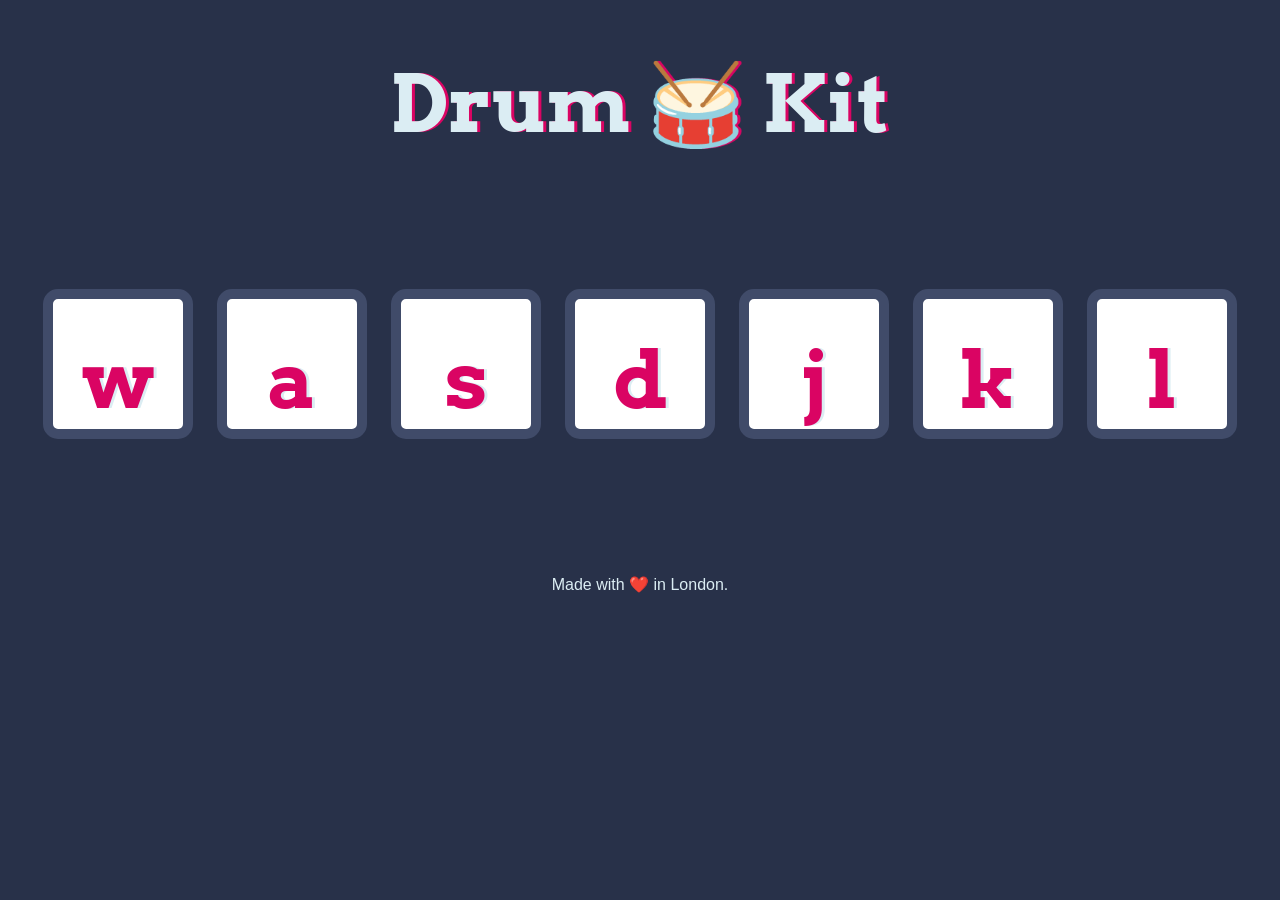
<file: Drum Kit Starting Files/index.html>
<!DOCTYPE html>
<html lang="en" dir="ltr">

<head>
  <meta charset="utf-8">
  <title>Drum Kit</title>
  <link rel="stylesheet" href="styles.css">
  <link href="https://fonts.googleapis.com/css?family=Arvo" rel="stylesheet">
</head>

<body>

  <h1 id="title">Drum 🥁 Kit</h1>
  <div class="set">
    <button class="w drum">w</button>
    <button class="a drum">a</button>
    <button class="s drum">s</button>
    <button class="d drum">d</button>
    <button class="j drum">j</button>
    <button class="k drum">k</button>
    <button class="l drum">l</button>
  </div>


  <footer>
    Made with ❤️ in London.
  </footer>
</body>

</html>
</file>
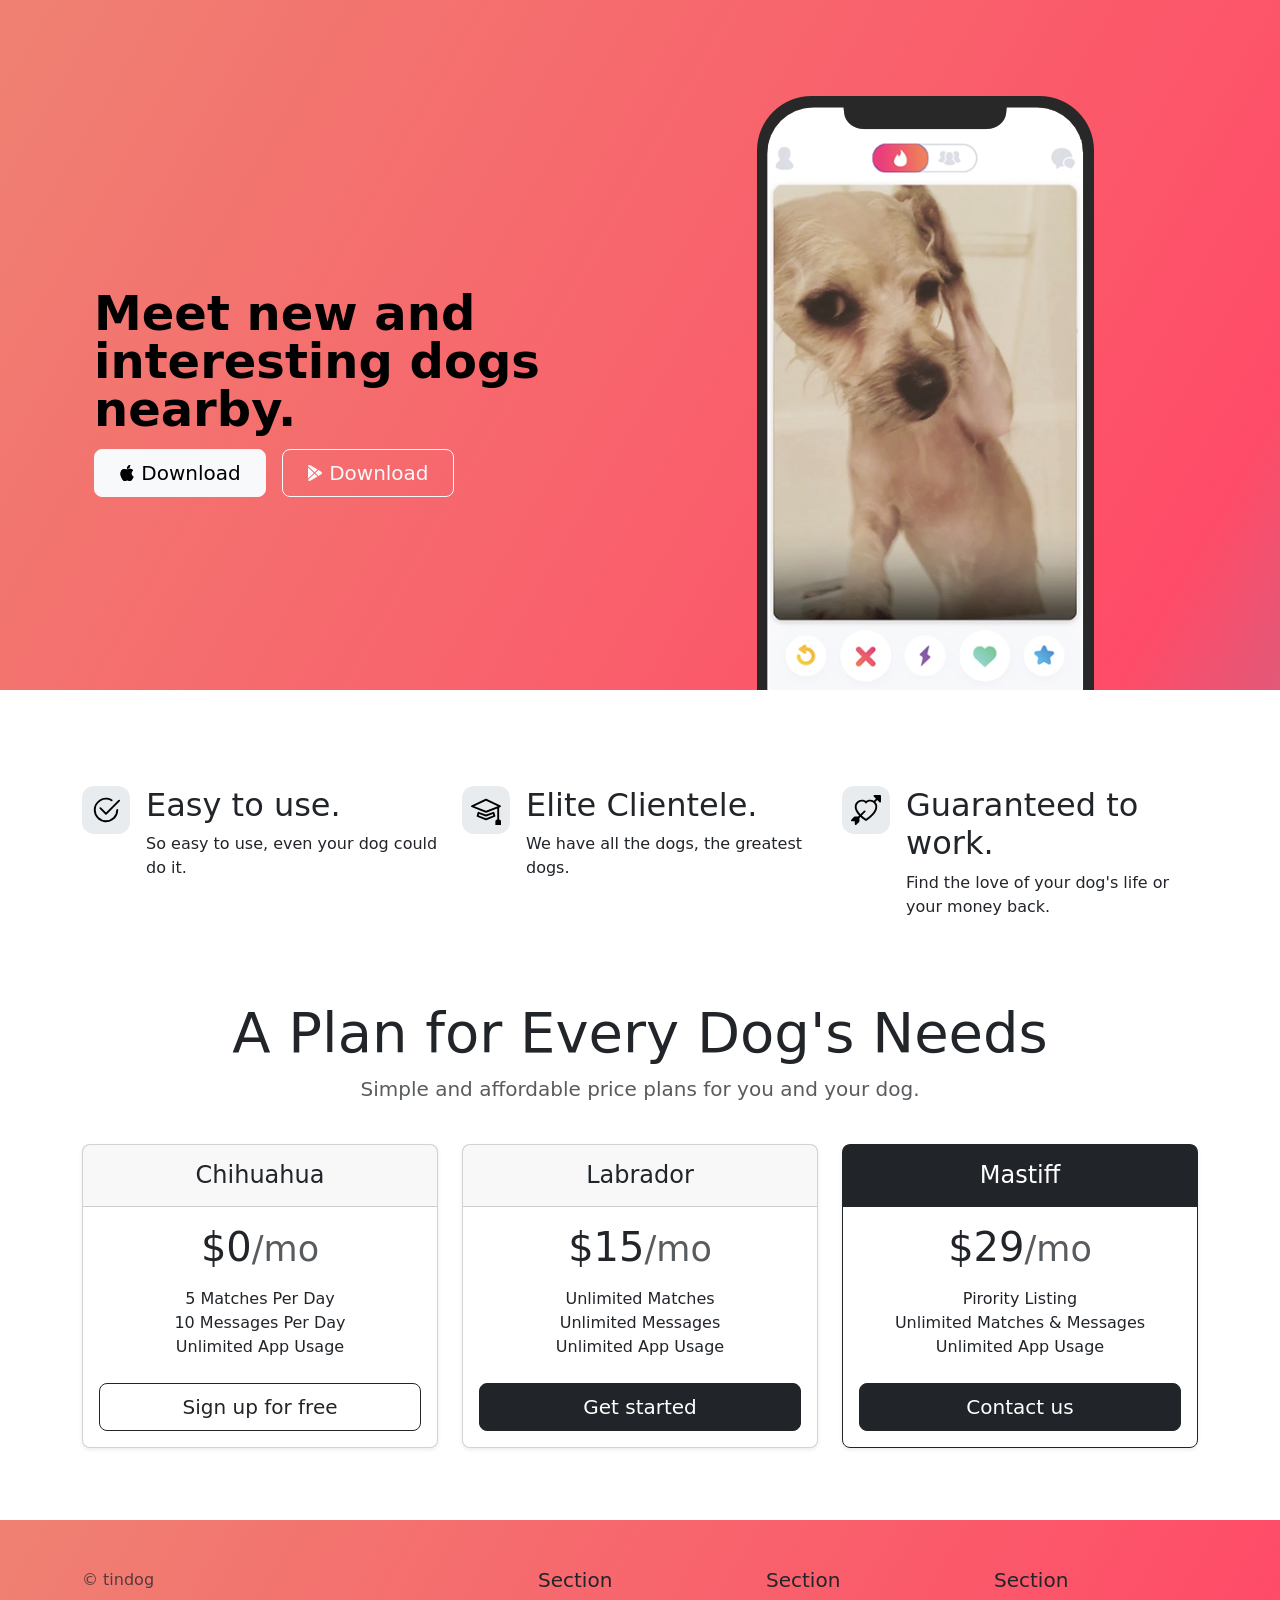
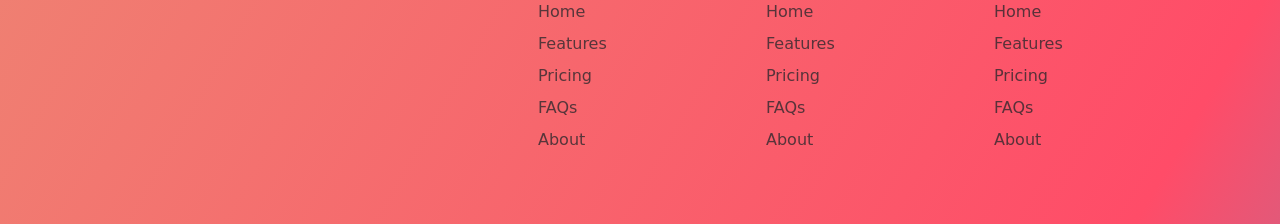
<file: TinDog Project/index.html>
<!DOCTYPE html>
<html lang="en">

<head>
  <meta charset="UTF-8">
  <meta name="viewport" content="width=device-width, initial-scale=1.0">
  <title>TinDog</title>
  <link href="https://cdn.jsdelivr.net/npm/bootstrap@5.3.2/dist/css/bootstrap.min.css" rel="stylesheet" integrity="sha384-T3c6CoIi6uLrA9TneNEoa7RxnatzjcDSCmG1MXxSR1GAsXEV/Dwwykc2MPK8M2HN" crossorigin="anonymous">
  <link rel="stylesheet" href="./css/style.css">
</head>

<body>
   <!-- Title -->
   <section id="title" class="gradient-background ">
  <div class="container col-xxl-8 px-4 pt-5">
    <div class="row flex-lg-row-reverse align-items-center g-5 pt-5">
      <div class="col-10 col-sm-8 col-lg-6">
        <img src="./images/iphone.png" class="d-block mx-lg-auto img-fluid" alt="Bootstrap Themes" height="500" loading="lazy">
      </div>
      <div class="col-lg-6">
        <h1 class="display-5 fw-bold text-body-emphasis lh-1 mb-3">Meet new and interesting dogs nearby.</h1>
        
        <div class="d-grid gap-2 d-md-flex justify-content-md-start">
          <button type="button" class="btn btn-light btn-lg px-4 me-md-2"><svg xmlns="http://www.w3.org/2000/svg"
              width="16" height="16" fill="currentColor" class="bi bi-apple mb-1" viewBox="0 0 16 16">
              <path
                d="M11.182.008C11.148-.03 9.923.023 8.857 1.18c-1.066 1.156-.902 2.482-.878 2.516.024.034 1.52.087 2.475-1.258.955-1.345.762-2.391.728-2.43Zm3.314 11.733c-.048-.096-2.325-1.234-2.113-3.422.212-2.189 1.675-2.789 1.698-2.854.023-.065-.597-.79-1.254-1.157a3.692 3.692 0 0 0-1.563-.434c-.108-.003-.483-.095-1.254.116-.508.139-1.653.589-1.968.607-.316.018-1.256-.522-2.267-.665-.647-.125-1.333.131-1.824.328-.49.196-1.422.754-2.074 2.237-.652 1.482-.311 3.83-.067 4.56.244.729.625 1.924 1.273 2.796.576.984 1.34 1.667 1.659 1.899.319.232 1.219.386 1.843.067.502-.308 1.408-.485 1.766-.472.357.013 1.061.154 1.782.539.571.197 1.111.115 1.652-.105.541-.221 1.324-1.059 2.238-2.758.347-.79.505-1.217.473-1.282Z" />
              <path
                d="M11.182.008C11.148-.03 9.923.023 8.857 1.18c-1.066 1.156-.902 2.482-.878 2.516.024.034 1.52.087 2.475-1.258.955-1.345.762-2.391.728-2.43Zm3.314 11.733c-.048-.096-2.325-1.234-2.113-3.422.212-2.189 1.675-2.789 1.698-2.854.023-.065-.597-.79-1.254-1.157a3.692 3.692 0 0 0-1.563-.434c-.108-.003-.483-.095-1.254.116-.508.139-1.653.589-1.968.607-.316.018-1.256-.522-2.267-.665-.647-.125-1.333.131-1.824.328-.49.196-1.422.754-2.074 2.237-.652 1.482-.311 3.83-.067 4.56.244.729.625 1.924 1.273 2.796.576.984 1.34 1.667 1.659 1.899.319.232 1.219.386 1.843.067.502-.308 1.408-.485 1.766-.472.357.013 1.061.154 1.782.539.571.197 1.111.115 1.652-.105.541-.221 1.324-1.059 2.238-2.758.347-.79.505-1.217.473-1.282Z" />
            </svg> Download</button>
          <button type="button" class="btn btn-outline-light btn-lg px-4"><svg xmlns="http://www.w3.org/2000/svg"
              width="16" height="16" fill="currentColor" class="bi bi-google-play mb-1" viewBox="0 0 16 16">
              <path
                d="M14.222 9.374c1.037-.61 1.037-2.137 0-2.748L11.528 5.04 8.32 8l3.207 2.96 2.694-1.586Zm-3.595 2.116L7.583 8.68 1.03 14.73c.201 1.029 1.36 1.61 2.303 1.055l7.294-4.295ZM1 13.396V2.603L6.846 8 1 13.396ZM1.03 1.27l6.553 6.05 3.044-2.81L3.333.215C2.39-.341 1.231.24 1.03 1.27Z" />
            </svg> Download</button>
        </div>
      </div>
    </div>
  </div>
  
 

  </section>
  <!-- Features -->
  <section id="features">
    <div class="container mt-5">
      <div class="row g-4 py-5 row-cols-1 row-cols-lg-3">
        <div class="col d-flex align-items-start">
          <div
            class="icon-square text-body-emphasis bg-body-secondary d-inline-flex align-items-center justify-content-center fs-4 flex-shrink-0 me-3">
            <svg xmlns="http://www.w3.org/2000/svg" height="30" fill="currentColor" class="bi bi-check2-circle"
              viewBox="0 0 16 16">
              <path
                d="M2.5 8a5.5 5.5 0 0 1 8.25-4.764.5.5 0 0 0 .5-.866A6.5 6.5 0 1 0 14.5 8a.5.5 0 0 0-1 0 5.5 5.5 0 1 1-11 0z" />
              <path
                d="M15.354 3.354a.5.5 0 0 0-.708-.708L8 9.293 5.354 6.646a.5.5 0 1 0-.708.708l3 3a.5.5 0 0 0 .708 0l7-7z" />
            </svg>
          </div>
          <div>
            <h3 class="fs-2">Easy to use.</h3>
            <p>So easy to use, even your dog could do it.</p>

          </div>
        </div>
        <div class="col d-flex align-items-start">
          <div
            class="icon-square text-body-emphasis bg-body-secondary d-inline-flex align-items-center justify-content-center fs-4 flex-shrink-0 me-3">
            <svg xmlns="http://www.w3.org/2000/svg" height="30" fill="currentColor" class="bi bi-mortarboard"
              viewBox="0 0 16 16">
              <path
                d="M8.211 2.047a.5.5 0 0 0-.422 0l-7.5 3.5a.5.5 0 0 0 .025.917l7.5 3a.5.5 0 0 0 .372 0L14 7.14V13a1 1 0 0 0-1 1v2h3v-2a1 1 0 0 0-1-1V6.739l.686-.275a.5.5 0 0 0 .025-.917l-7.5-3.5ZM8 8.46 1.758 5.965 8 3.052l6.242 2.913L8 8.46Z" />
              <path
                d="M4.176 9.032a.5.5 0 0 0-.656.327l-.5 1.7a.5.5 0 0 0 .294.605l4.5 1.8a.5.5 0 0 0 .372 0l4.5-1.8a.5.5 0 0 0 .294-.605l-.5-1.7a.5.5 0 0 0-.656-.327L8 10.466 4.176 9.032Zm-.068 1.873.22-.748 3.496 1.311a.5.5 0 0 0 .352 0l3.496-1.311.22.748L8 12.46l-3.892-1.556Z" />
            </svg>
          </div>
          <div>
            <h3 class="fs-2">Elite Clientele.</h3>
            <p>We have all the dogs, the greatest dogs.</p>

          </div>
        </div>
        <div class="col d-flex align-items-start">
          <div
            class="icon-square text-body-emphasis bg-body-secondary d-inline-flex align-items-center justify-content-center fs-4 flex-shrink-0 me-3">
            <svg xmlns="http://www.w3.org/2000/svg" height="30" fill="currentColor" class="bi bi-arrow-through-heart"
              viewBox="0 0 16 16">
              <path fill-rule="evenodd"
                d="M2.854 15.854A.5.5 0 0 1 2 15.5V14H.5a.5.5 0 0 1-.354-.854l1.5-1.5A.5.5 0 0 1 2 11.5h1.793l.53-.53c-.771-.802-1.328-1.58-1.704-2.32-.798-1.575-.775-2.996-.213-4.092C3.426 2.565 6.18 1.809 8 3.233c1.25-.98 2.944-.928 4.212-.152L13.292 2 12.147.854A.5.5 0 0 1 12.5 0h3a.5.5 0 0 1 .5.5v3a.5.5 0 0 1-.854.354L14 2.707l-1.006 1.006c.236.248.44.531.6.845.562 1.096.585 2.517-.213 4.092-.793 1.563-2.395 3.288-5.105 5.08L8 13.912l-.276-.182a21.86 21.86 0 0 1-2.685-2.062l-.539.54V14a.5.5 0 0 1-.146.354l-1.5 1.5Zm2.893-4.894A20.419 20.419 0 0 0 8 12.71c2.456-1.666 3.827-3.207 4.489-4.512.679-1.34.607-2.42.215-3.185-.817-1.595-3.087-2.054-4.346-.761L8 4.62l-.358-.368c-1.259-1.293-3.53-.834-4.346.761-.392.766-.464 1.845.215 3.185.323.636.815 1.33 1.519 2.065l1.866-1.867a.5.5 0 1 1 .708.708L5.747 10.96Z" />
            </svg>
          </div>
          <div>
            <h3 class="fs-2">Guaranteed to work.</h3>
            <p>Find the love of your dog's life or your money back.</p>

          </div>
        </div>
      </div>
    </div>
  </section>
  

  </section>
  <!-- Testimonial -->
  <section id="pricing">
    <div class="container">
      <div class="pricing-header p-3 pb-md-4 mx-auto text-center">
        <h2 class="display-4 fw-normal">A Plan for Every Dog's Needs</h2>
        <p class="fs-5 text-body-secondary">Simple and affordable price plans for you and your dog.
      </div>
      <div class="row row-cols-1 row-cols-md-3 mb-3 text-center">
        <div class="col">
          <div class="card mb-4 rounded-3 shadow-sm">
            <div class="card-header py-3">
              <h4 class="my-0 fw-normal">Chihuahua</h4>
            </div>
            <div class="card-body">
              <h1 class="card-title pricing-card-title">$0<small class="text-body-secondary fw-light">/mo</small></h1>
              <ul class="list-unstyled mt-3 mb-4">
                <li>5 Matches Per Day</li>
                <li>10 Messages Per Day</li>
                <li>Unlimited App Usage</li>
              </ul>
              <button type="button" class="w-100 btn btn-lg btn-outline-dark">Sign up for free</button>
            </div>
          </div>
        </div>
        <div class="col">
          <div class="card mb-4 rounded-3 shadow-sm">
            <div class="card-header py-3">
              <h4 class="my-0 fw-normal">Labrador</h4>
            </div>
            <div class="card-body">
              <h1 class="card-title pricing-card-title">$15<small class="text-body-secondary fw-light">/mo</small></h1>
              <ul class="list-unstyled mt-3 mb-4">
                <li>Unlimited Matches</li>
                <li>Unlimited Messages</li>
                <li>Unlimited App Usage</li>
              </ul>
              <button type="button" class="w-100 btn btn-lg btn-dark">Get started</button>
            </div>
          </div>
        </div>
        <div class="col">
          <div class="card mb-4 rounded-3 shadow-sm border-dark">
            <div class="card-header py-3 text-bg-dark border-dark">
              <h4 class="my-0 fw-normal">Mastiff</h4>
            </div>
            <div class="card-body">
              <h1 class="card-title pricing-card-title">$29<small class="text-body-secondary fw-light">/mo</small></h1>
              <ul class="list-unstyled mt-3 mb-4">
                <li>Pirority Listing</li>
                <li>Unlimited Matches & Messages</li>
                <li>Unlimited App Usage</li>
              </ul>
              <button type="button" class="w-100 btn btn-lg btn-dark">Contact us</button>
            </div>
          </div>
        </div>
      </div>
    </div>
  </section>
          
    
  <!-- Footer -->
  <section id="footer" class="gradient-background">
    <div class="container">
      <footer class="row row-cols-1 row-cols-sm-2 row-cols-md-5 py-5 mt-5">
        <div class="col mb-3">
          
          <p class="text-body-secondary">© tindog</p>
        </div>
    
        <div class="col mb-3">
    
        </div>
    
        <div class="col mb-3">
          <h5>Section</h5>
          <ul class="nav flex-column">
            <li class="nav-item mb-2"><a href="#" class="nav-link p-0 text-body-secondary">Home</a></li>
            <li class="nav-item mb-2"><a href="#" class="nav-link p-0 text-body-secondary">Features</a></li>
            <li class="nav-item mb-2"><a href="#" class="nav-link p-0 text-body-secondary">Pricing</a></li>
            <li class="nav-item mb-2"><a href="#" class="nav-link p-0 text-body-secondary">FAQs</a></li>
            <li class="nav-item mb-2"><a href="#" class="nav-link p-0 text-body-secondary">About</a></li>
          </ul>
        </div>
    
        <div class="col mb-3">
          <h5>Section</h5>
          <ul class="nav flex-column">
            <li class="nav-item mb-2"><a href="#" class="nav-link p-0 text-body-secondary">Home</a></li>
            <li class="nav-item mb-2"><a href="#" class="nav-link p-0 text-body-secondary">Features</a></li>
            <li class="nav-item mb-2"><a href="#" class="nav-link p-0 text-body-secondary">Pricing</a></li>
            <li class="nav-item mb-2"><a href="#" class="nav-link p-0 text-body-secondary">FAQs</a></li>
            <li class="nav-item mb-2"><a href="#" class="nav-link p-0 text-body-secondary">About</a></li>
          </ul>
        </div>
    
        <div class="col mb-3">
          <h5>Section</h5>
          <ul class="nav flex-column">
            <li class="nav-item mb-2"><a href="#" class="nav-link p-0 text-body-secondary">Home</a></li>
            <li class="nav-item mb-2"><a href="#" class="nav-link p-0 text-body-secondary">Features</a></li>
            <li class="nav-item mb-2"><a href="#" class="nav-link p-0 text-body-secondary">Pricing</a></li>
            <li class="nav-item mb-2"><a href="#" class="nav-link p-0 text-body-secondary">FAQs</a></li>
            <li class="nav-item mb-2"><a href="#" class="nav-link p-0 text-body-secondary">About</a></li>
          </ul>
        </div>
      </footer>
    </div>

  </section>
</body>

</html>
</file>
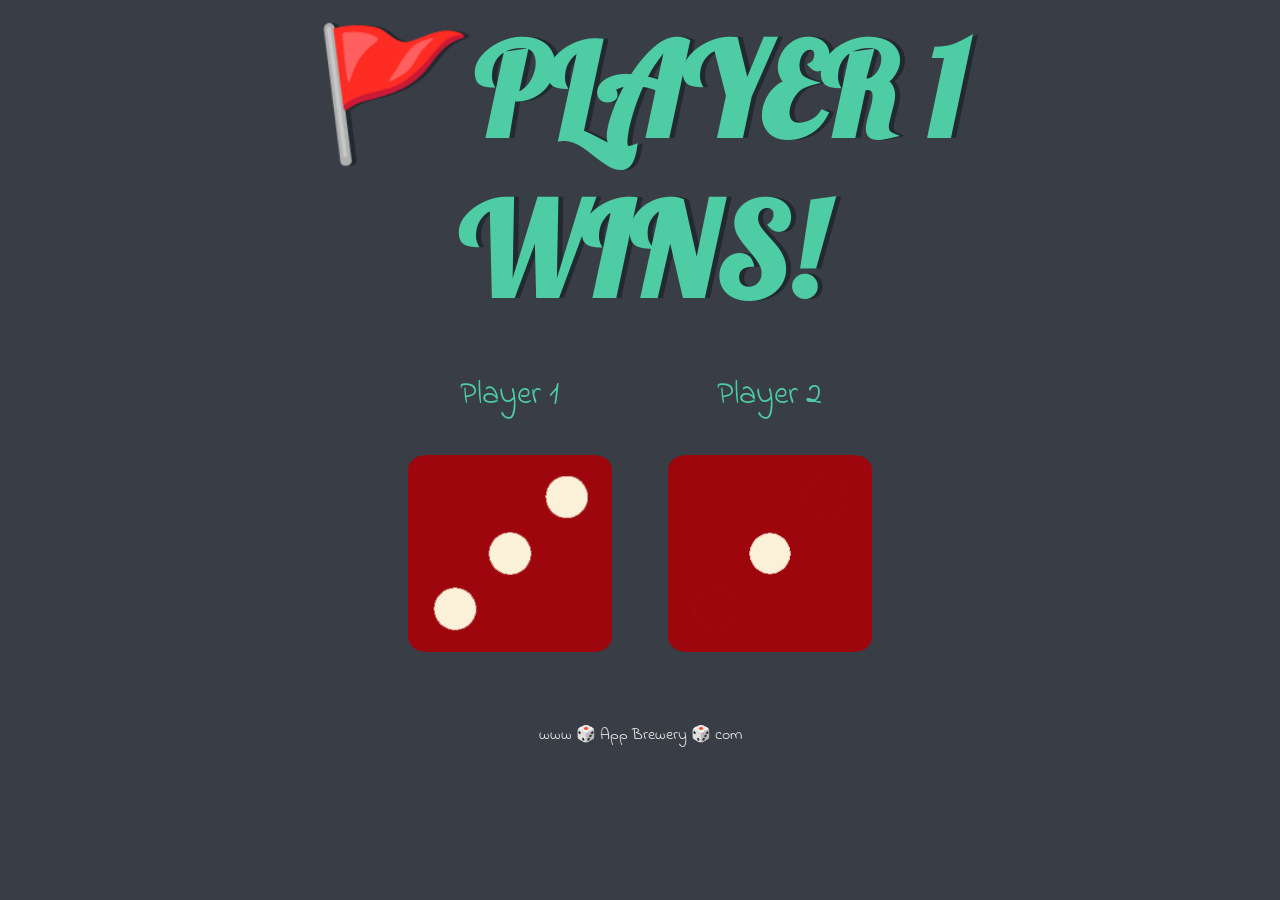
<file: Dicee Challenge - Starting Files/dicee.html>
<!DOCTYPE html>
<html lang="en" dir="ltr">
  <head>
    <meta charset="utf-8">
    <title>Dicee</title>
    <link rel="stylesheet" href="styles.css">
    <link href="https://fonts.googleapis.com/css?family=Indie+Flower|Lobster" rel="stylesheet">

  </head>
  <body>

    <div class="container">
      <h1>Refresh Me</h1>

      <div class="dice">
        <p>Player 1</p>
        <img class="img1" src="images/dice6.png" alt="dice">
      </div>

      <div class="dice">
        <p>Player 2</p>
        <img class="img2" src="images/dice6.png" alt="dice">
      </div>

    </div>

   <script src="index.js"></script>
  </body>

  <footer>
    www 🎲 App Brewery 🎲 com
  </footer>
</html>
</file>
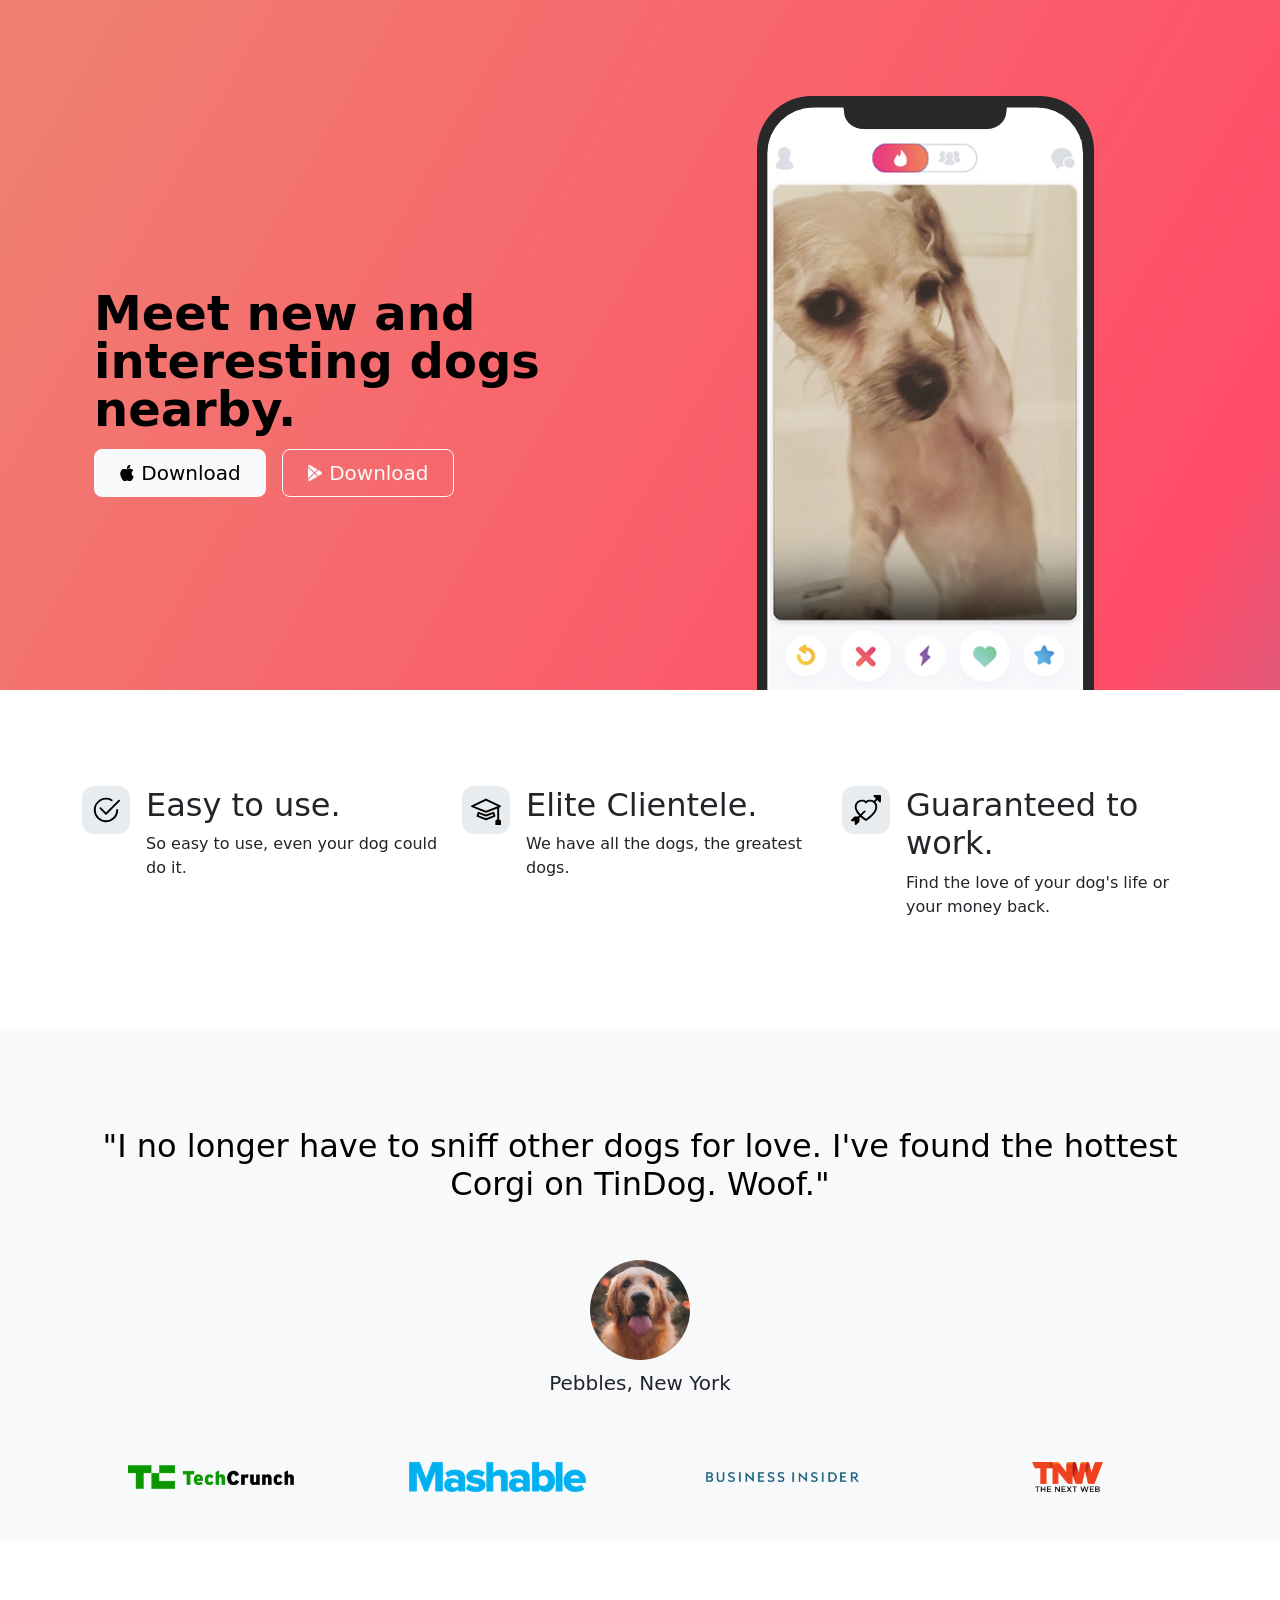
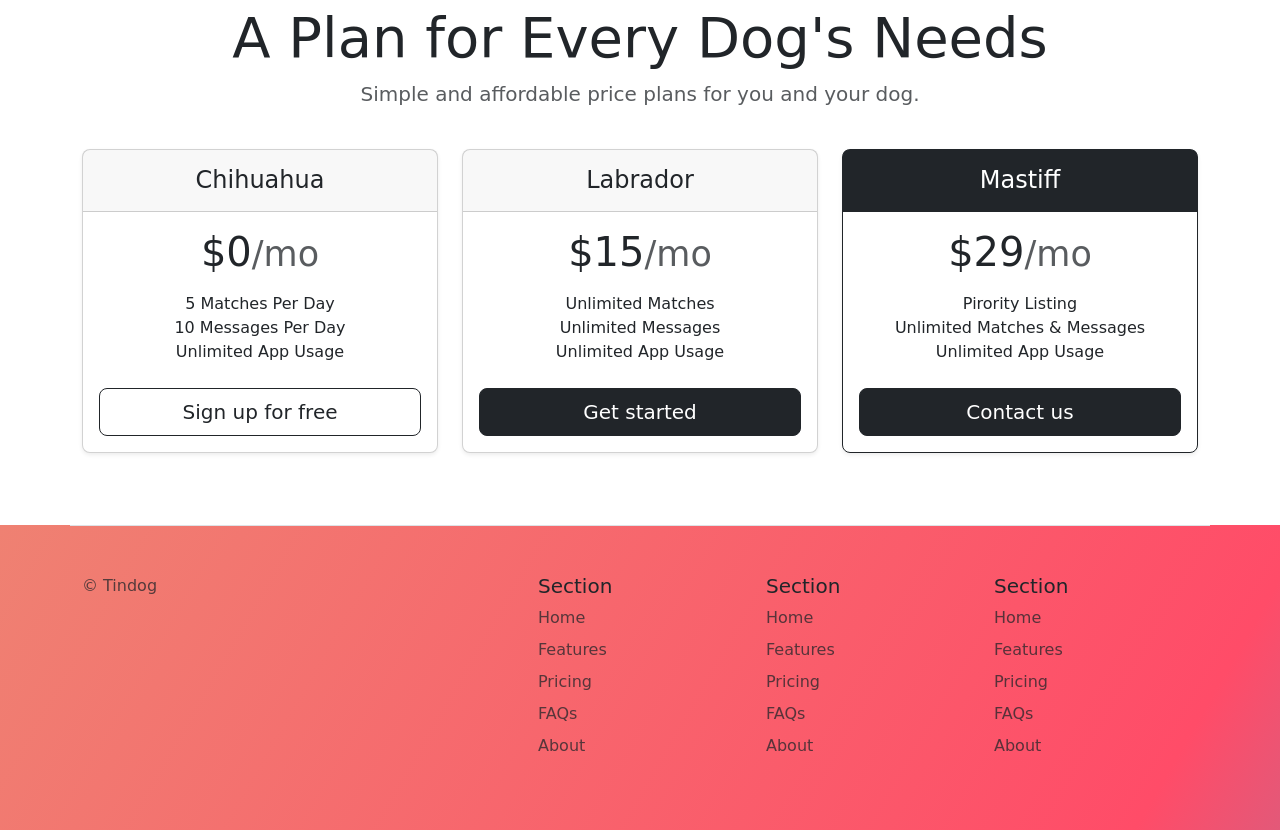
<file: TinDog Project/solution.html>
<!DOCTYPE html>
<html lang="en">

<head>
  <meta charset="UTF-8">
  <meta name="viewport" content="width=device-width, initial-scale=1.0">
  <title>TinDog</title>
  <link href="https://cdn.jsdelivr.net/npm/bootstrap@5.3.0-alpha3/dist/css/bootstrap.min.css" rel="stylesheet"
    integrity="sha384-KK94CHFLLe+nY2dmCWGMq91rCGa5gtU4mk92HdvYe+M/SXH301p5ILy+dN9+nJOZ" crossorigin="anonymous">
  <link rel="stylesheet" href="./css/solution.css">
</head>

<body>


  <!-- Title -->
  <section id="title" class="gradient-background">

    <div class="container col-xxl-8 px-4 pt-5">
      <div class="row flex-lg-row-reverse align-items-center g-5 pt-5">
        <div class="col-10 col-sm-8 col-lg-6">
          <img src="./images/iphone.png" class="d-block mx-lg-auto img-fluid" alt="Bootstrap Themes" height="200"
            loading="lazy">
        </div>
        <div class="col-lg-6">
          <h1 class="display-5 fw-bold text-body-emphasis lh-1 mb-3">Meet new and interesting dogs nearby.</h1>

          <div class="d-grid gap-2 d-md-flex justify-content-md-start">
            <button type="button" class="btn btn-light btn-lg px-4 me-md-2"><svg xmlns="http://www.w3.org/2000/svg"
                width="16" height="16" fill="currentColor" class="bi bi-apple mb-1" viewBox="0 0 16 16">
                <path
                  d="M11.182.008C11.148-.03 9.923.023 8.857 1.18c-1.066 1.156-.902 2.482-.878 2.516.024.034 1.52.087 2.475-1.258.955-1.345.762-2.391.728-2.43Zm3.314 11.733c-.048-.096-2.325-1.234-2.113-3.422.212-2.189 1.675-2.789 1.698-2.854.023-.065-.597-.79-1.254-1.157a3.692 3.692 0 0 0-1.563-.434c-.108-.003-.483-.095-1.254.116-.508.139-1.653.589-1.968.607-.316.018-1.256-.522-2.267-.665-.647-.125-1.333.131-1.824.328-.49.196-1.422.754-2.074 2.237-.652 1.482-.311 3.83-.067 4.56.244.729.625 1.924 1.273 2.796.576.984 1.34 1.667 1.659 1.899.319.232 1.219.386 1.843.067.502-.308 1.408-.485 1.766-.472.357.013 1.061.154 1.782.539.571.197 1.111.115 1.652-.105.541-.221 1.324-1.059 2.238-2.758.347-.79.505-1.217.473-1.282Z" />
                <path
                  d="M11.182.008C11.148-.03 9.923.023 8.857 1.18c-1.066 1.156-.902 2.482-.878 2.516.024.034 1.52.087 2.475-1.258.955-1.345.762-2.391.728-2.43Zm3.314 11.733c-.048-.096-2.325-1.234-2.113-3.422.212-2.189 1.675-2.789 1.698-2.854.023-.065-.597-.79-1.254-1.157a3.692 3.692 0 0 0-1.563-.434c-.108-.003-.483-.095-1.254.116-.508.139-1.653.589-1.968.607-.316.018-1.256-.522-2.267-.665-.647-.125-1.333.131-1.824.328-.49.196-1.422.754-2.074 2.237-.652 1.482-.311 3.83-.067 4.56.244.729.625 1.924 1.273 2.796.576.984 1.34 1.667 1.659 1.899.319.232 1.219.386 1.843.067.502-.308 1.408-.485 1.766-.472.357.013 1.061.154 1.782.539.571.197 1.111.115 1.652-.105.541-.221 1.324-1.059 2.238-2.758.347-.79.505-1.217.473-1.282Z" />
              </svg> Download</button>
            <button type="button" class="btn btn-outline-light btn-lg px-4"><svg xmlns="http://www.w3.org/2000/svg"
                width="16" height="16" fill="currentColor" class="bi bi-google-play mb-1" viewBox="0 0 16 16">
                <path
                  d="M14.222 9.374c1.037-.61 1.037-2.137 0-2.748L11.528 5.04 8.32 8l3.207 2.96 2.694-1.586Zm-3.595 2.116L7.583 8.68 1.03 14.73c.201 1.029 1.36 1.61 2.303 1.055l7.294-4.295ZM1 13.396V2.603L6.846 8 1 13.396ZM1.03 1.27l6.553 6.05 3.044-2.81L3.333.215C2.39-.341 1.231.24 1.03 1.27Z" />
              </svg> Download</button>
          </div>
        </div>
      </div>
    </div>
  </section>
  <!-- Features -->
  <section id="features">
    <div class="container mt-5">
      <div class="row g-4 py-5 row-cols-1 row-cols-lg-3">
        <div class="col d-flex align-items-start">
          <div
            class="icon-square text-body-emphasis bg-body-secondary d-inline-flex align-items-center justify-content-center fs-4 flex-shrink-0 me-3">
            <svg xmlns="http://www.w3.org/2000/svg" height="30" fill="currentColor" class="bi bi-check2-circle"
              viewBox="0 0 16 16">
              <path
                d="M2.5 8a5.5 5.5 0 0 1 8.25-4.764.5.5 0 0 0 .5-.866A6.5 6.5 0 1 0 14.5 8a.5.5 0 0 0-1 0 5.5 5.5 0 1 1-11 0z" />
              <path
                d="M15.354 3.354a.5.5 0 0 0-.708-.708L8 9.293 5.354 6.646a.5.5 0 1 0-.708.708l3 3a.5.5 0 0 0 .708 0l7-7z" />
            </svg>
          </div>
          <div>
            <h3 class="fs-2">Easy to use.</h3>
            <p>So easy to use, even your dog could do it.</p>

          </div>
        </div>
        <div class="col d-flex align-items-start">
          <div
            class="icon-square text-body-emphasis bg-body-secondary d-inline-flex align-items-center justify-content-center fs-4 flex-shrink-0 me-3">
            <svg xmlns="http://www.w3.org/2000/svg" height="30" fill="currentColor" class="bi bi-mortarboard"
              viewBox="0 0 16 16">
              <path
                d="M8.211 2.047a.5.5 0 0 0-.422 0l-7.5 3.5a.5.5 0 0 0 .025.917l7.5 3a.5.5 0 0 0 .372 0L14 7.14V13a1 1 0 0 0-1 1v2h3v-2a1 1 0 0 0-1-1V6.739l.686-.275a.5.5 0 0 0 .025-.917l-7.5-3.5ZM8 8.46 1.758 5.965 8 3.052l6.242 2.913L8 8.46Z" />
              <path
                d="M4.176 9.032a.5.5 0 0 0-.656.327l-.5 1.7a.5.5 0 0 0 .294.605l4.5 1.8a.5.5 0 0 0 .372 0l4.5-1.8a.5.5 0 0 0 .294-.605l-.5-1.7a.5.5 0 0 0-.656-.327L8 10.466 4.176 9.032Zm-.068 1.873.22-.748 3.496 1.311a.5.5 0 0 0 .352 0l3.496-1.311.22.748L8 12.46l-3.892-1.556Z" />
            </svg>
          </div>
          <div>
            <h3 class="fs-2">Elite Clientele.</h3>
            <p>We have all the dogs, the greatest dogs.</p>

          </div>
        </div>
        <div class="col d-flex align-items-start">
          <div
            class="icon-square text-body-emphasis bg-body-secondary d-inline-flex align-items-center justify-content-center fs-4 flex-shrink-0 me-3">
            <svg xmlns="http://www.w3.org/2000/svg" height="30" fill="currentColor" class="bi bi-arrow-through-heart"
              viewBox="0 0 16 16">
              <path fill-rule="evenodd"
                d="M2.854 15.854A.5.5 0 0 1 2 15.5V14H.5a.5.5 0 0 1-.354-.854l1.5-1.5A.5.5 0 0 1 2 11.5h1.793l.53-.53c-.771-.802-1.328-1.58-1.704-2.32-.798-1.575-.775-2.996-.213-4.092C3.426 2.565 6.18 1.809 8 3.233c1.25-.98 2.944-.928 4.212-.152L13.292 2 12.147.854A.5.5 0 0 1 12.5 0h3a.5.5 0 0 1 .5.5v3a.5.5 0 0 1-.854.354L14 2.707l-1.006 1.006c.236.248.44.531.6.845.562 1.096.585 2.517-.213 4.092-.793 1.563-2.395 3.288-5.105 5.08L8 13.912l-.276-.182a21.86 21.86 0 0 1-2.685-2.062l-.539.54V14a.5.5 0 0 1-.146.354l-1.5 1.5Zm2.893-4.894A20.419 20.419 0 0 0 8 12.71c2.456-1.666 3.827-3.207 4.489-4.512.679-1.34.607-2.42.215-3.185-.817-1.595-3.087-2.054-4.346-.761L8 4.62l-.358-.368c-1.259-1.293-3.53-.834-4.346.761-.392.766-.464 1.845.215 3.185.323.636.815 1.33 1.519 2.065l1.866-1.867a.5.5 0 1 1 .708.708L5.747 10.96Z" />
            </svg>
          </div>
          <div>
            <h3 class="fs-2">Guaranteed to work.</h3>
            <p>Find the love of your dog's life or your money back.</p>

          </div>
        </div>
      </div>
    </div>
  </section>
  <!-- Testimonial -->
  <section id="testimonial">
    <div class="my-5">
      <div class="p-5 text-center bg-body-tertiary">
        <div class="container py-5">
          <h2 class="text-body-emphasis">"I no longer have to sniff other dogs for love. I've found the hottest Corgi on
            TinDog. Woof."</h2>
          <img class="profile-img mt-5" src="./images/dog-img.jpg" alt="dog image">
          <p class="col-lg-8 mx-auto lead mt-2">
            Pebbles, New York
          </p>
        </div>

        <div class="container">
          <div class="row">
            <div class="col-lg-3 col-sm-12">
              <img src="./images/techcrunch.png" alt="techcrunch" height="30">
            </div>
            <div class="col-lg-3 col-sm-12">
              <img src="./images/mashable.png" alt="mashable" height="30">
            </div>
            <div class="col-lg-3 col-sm-12">
              <img src="./images/bizinsider.png" alt="bizinsider" height="30">
            </div>
            <div class="col-lg-3 col-sm-12">
              <img src="./images/tnw.png" alt="tnw" height="30">
            </div>
          </div>
        </div>
      </div>
    </div>
  </section>
  <!-- Pricing -->
  <section id="pricing">
    <div class="container">
      <div class="pricing-header p-3 pb-md-4 mx-auto text-center">
        <h2 class="display-4 fw-normal">A Plan for Every Dog's Needs</h2>
        <p class="fs-5 text-body-secondary">Simple and affordable price plans for you and your dog.
      </div>
      <div class="row row-cols-1 row-cols-md-3 mb-3 text-center">
        <div class="col">
          <div class="card mb-4 rounded-3 shadow-sm">
            <div class="card-header py-3">
              <h4 class="my-0 fw-normal">Chihuahua</h4>
            </div>
            <div class="card-body">
              <h1 class="card-title pricing-card-title">$0<small class="text-body-secondary fw-light">/mo</small></h1>
              <ul class="list-unstyled mt-3 mb-4">
                <li>5 Matches Per Day</li>
                <li>10 Messages Per Day</li>
                <li>Unlimited App Usage</li>
              </ul>
              <button type="button" class="w-100 btn btn-lg btn-outline-dark">Sign up for free</button>
            </div>
          </div>
        </div>
        <div class="col">
          <div class="card mb-4 rounded-3 shadow-sm">
            <div class="card-header py-3">
              <h4 class="my-0 fw-normal">Labrador</h4>
            </div>
            <div class="card-body">
              <h1 class="card-title pricing-card-title">$15<small class="text-body-secondary fw-light">/mo</small></h1>
              <ul class="list-unstyled mt-3 mb-4">
                <li>Unlimited Matches</li>
                <li>Unlimited Messages</li>
                <li>Unlimited App Usage</li>
              </ul>
              <button type="button" class="w-100 btn btn-lg btn-dark">Get started</button>
            </div>
          </div>
        </div>
        <div class="col">
          <div class="card mb-4 rounded-3 shadow-sm border-dark">
            <div class="card-header py-3 text-bg-dark border-dark">
              <h4 class="my-0 fw-normal">Mastiff</h4>
            </div>
            <div class="card-body">
              <h1 class="card-title pricing-card-title">$29<small class="text-body-secondary fw-light">/mo</small></h1>
              <ul class="list-unstyled mt-3 mb-4">
                <li>Pirority Listing</li>
                <li>Unlimited Matches & Messages</li>
                <li>Unlimited App Usage</li>
              </ul>
              <button type="button" class="w-100 btn btn-lg btn-dark">Contact us</button>
            </div>
          </div>
        </div>
      </div>
    </div>
  </section>
  <!-- Footer -->
  <section id="contact" class="gradient-background">
    <div class="container ">
      <footer class="row row-cols-1 row-cols-sm-2 row-cols-md-5 py-5 mt-5 border-top">
        <div class="col mb-3">

          <p class="text-body-secondary">© Tindog</p>
        </div>

        <div class="col mb-3">

        </div>

        <div class="col mb-3">
          <h5>Section</h5>
          <ul class="nav flex-column">
            <li class="nav-item mb-2"><a href="#" class="nav-link p-0 text-body-secondary">Home</a></li>
            <li class="nav-item mb-2"><a href="#" class="nav-link p-0 text-body-secondary">Features</a></li>
            <li class="nav-item mb-2"><a href="#" class="nav-link p-0 text-body-secondary">Pricing</a></li>
            <li class="nav-item mb-2"><a href="#" class="nav-link p-0 text-body-secondary">FAQs</a></li>
            <li class="nav-item mb-2"><a href="#" class="nav-link p-0 text-body-secondary">About</a></li>
          </ul>
        </div>

        <div class="col mb-3">
          <h5>Section</h5>
          <ul class="nav flex-column">
            <li class="nav-item mb-2"><a href="#" class="nav-link p-0 text-body-secondary">Home</a></li>
            <li class="nav-item mb-2"><a href="#" class="nav-link p-0 text-body-secondary">Features</a></li>
            <li class="nav-item mb-2"><a href="#" class="nav-link p-0 text-body-secondary">Pricing</a></li>
            <li class="nav-item mb-2"><a href="#" class="nav-link p-0 text-body-secondary">FAQs</a></li>
            <li class="nav-item mb-2"><a href="#" class="nav-link p-0 text-body-secondary">About</a></li>
          </ul>
        </div>

        <div class="col mb-3">
          <h5>Section</h5>
          <ul class="nav flex-column">
            <li class="nav-item mb-2"><a href="#" class="nav-link p-0 text-body-secondary">Home</a></li>
            <li class="nav-item mb-2"><a href="#" class="nav-link p-0 text-body-secondary">Features</a></li>
            <li class="nav-item mb-2"><a href="#" class="nav-link p-0 text-body-secondary">Pricing</a></li>
            <li class="nav-item mb-2"><a href="#" class="nav-link p-0 text-body-secondary">FAQs</a></li>
            <li class="nav-item mb-2"><a href="#" class="nav-link p-0 text-body-secondary">About</a></li>
          </ul>
        </div>
      </footer>
    </div>
  </section>
</body>

</html>
</file>
<file: Drum Kit Starting Files/styles.css>
body {
  text-align: center;
  background-color: #283149;
}

h1 {
  font-size: 5rem;
  color: #DBEDF3;
  font-family: "Arvo", cursive;
  text-shadow: 3px 0 #DA0463;

}

footer {
  color: #DBEDF3;
  font-family: sans-serif;
}

.w {

}

.a {

}

.s {

}

.d {

}

.j {

}

.k {

}

.l {

}

.set {
  margin: 10% auto;
}

.game-over {
  background-color: red;
  opacity: 0.8;
}

.pressed {
  box-shadow: 0 3px 4px 0 #DBEDF3;
  opacity: 0.5;
}

.red {
  color: red;
}

.drum {
  outline: none;
  border: 10px solid #404B69;
  font-size: 5rem;
  font-family: 'Arvo', cursive;
  line-height: 2;
  font-weight: 900;
  color: #DA0463;
  text-shadow: 3px 0 #DBEDF3;
  border-radius: 15px;
  display: inline-block;
  width: 150px;
  height: 150px;
  text-align: center;
  margin: 10px;
  background-color: white;
}
</file>
<file: TinDog Project/css/style.css>
.gradient-background {
  background: linear-gradient(300deg, #00bfff, #ff4c68, #ef8172);
  background-size: 180% 180%;
  animation: gradient-animation 18s ease infinite;
}

@keyframes gradient-animation {
  0% {
    background-position: 0% 50%;
  }
  50% {
    background-position: 100% 50%;
  }
  100% {
    background-position: 0% 50%;
  }
}

.icon-square {
  width: 3rem;
  height: 3rem;
  border-radius: 0.75rem;
}

.profile-img{
  height:100px;
  border-radius:50%;
}
</file>
<file: Dicee Challenge - Starting Files/styles.css>
.container {
  width: 70%;
  margin: auto;
  text-align: center;
}

.dice {
  text-align: center;
  display: inline-block;

}

body {
  background-color: #393E46;
}

h1 {
  margin: 10px;
  font-family: 'Lobster', cursive;
  text-shadow: 5px 0 #232931;
  font-size: 8rem;
  color: #4ECCA3;
}

p {
  font-size: 2rem;
  color: #4ECCA3;
  font-family: 'Indie Flower', cursive;
}

img {
  width: 80%;
}

footer {
  margin-top: 5%;
  color: #EEEEEE;
  text-align: center;
  font-family: 'Indie Flower', cursive;

}
</file>
<file: TinDog Project/css/solution.css>
.gradient-background {
  background: linear-gradient(300deg, #00bfff, #ff4c68, #ef8172);
  background-size: 180% 180%;
  animation: gradient-animation 18s ease infinite;
}

@keyframes gradient-animation {
  0% {
    background-position: 0% 50%;
  }
  50% {
    background-position: 100% 50%;
  }
  100% {
    background-position: 0% 50%;
  }
}

.icon-square {
  width: 3rem;
  height: 3rem;
  border-radius: 0.75rem;
}

.profile-img {
  border-radius: 50%;
  height: 100px;
}
</file>
